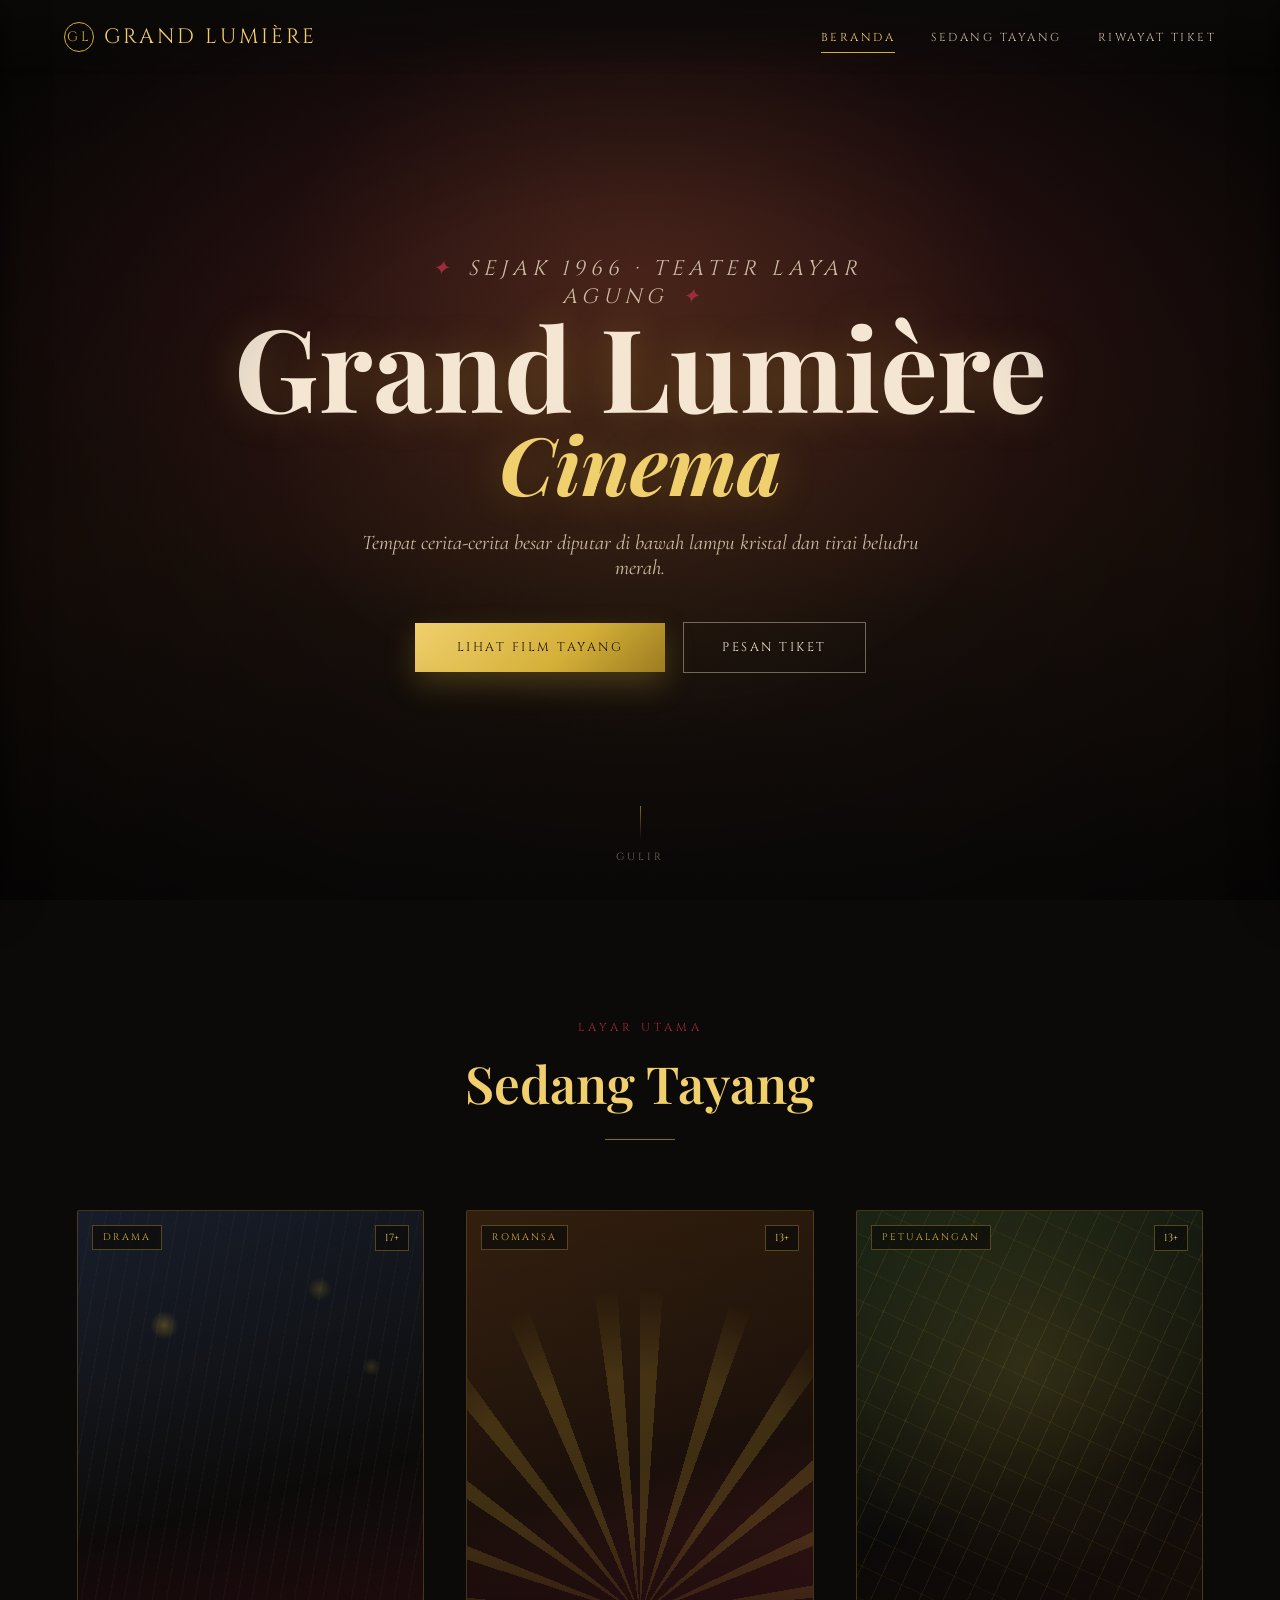
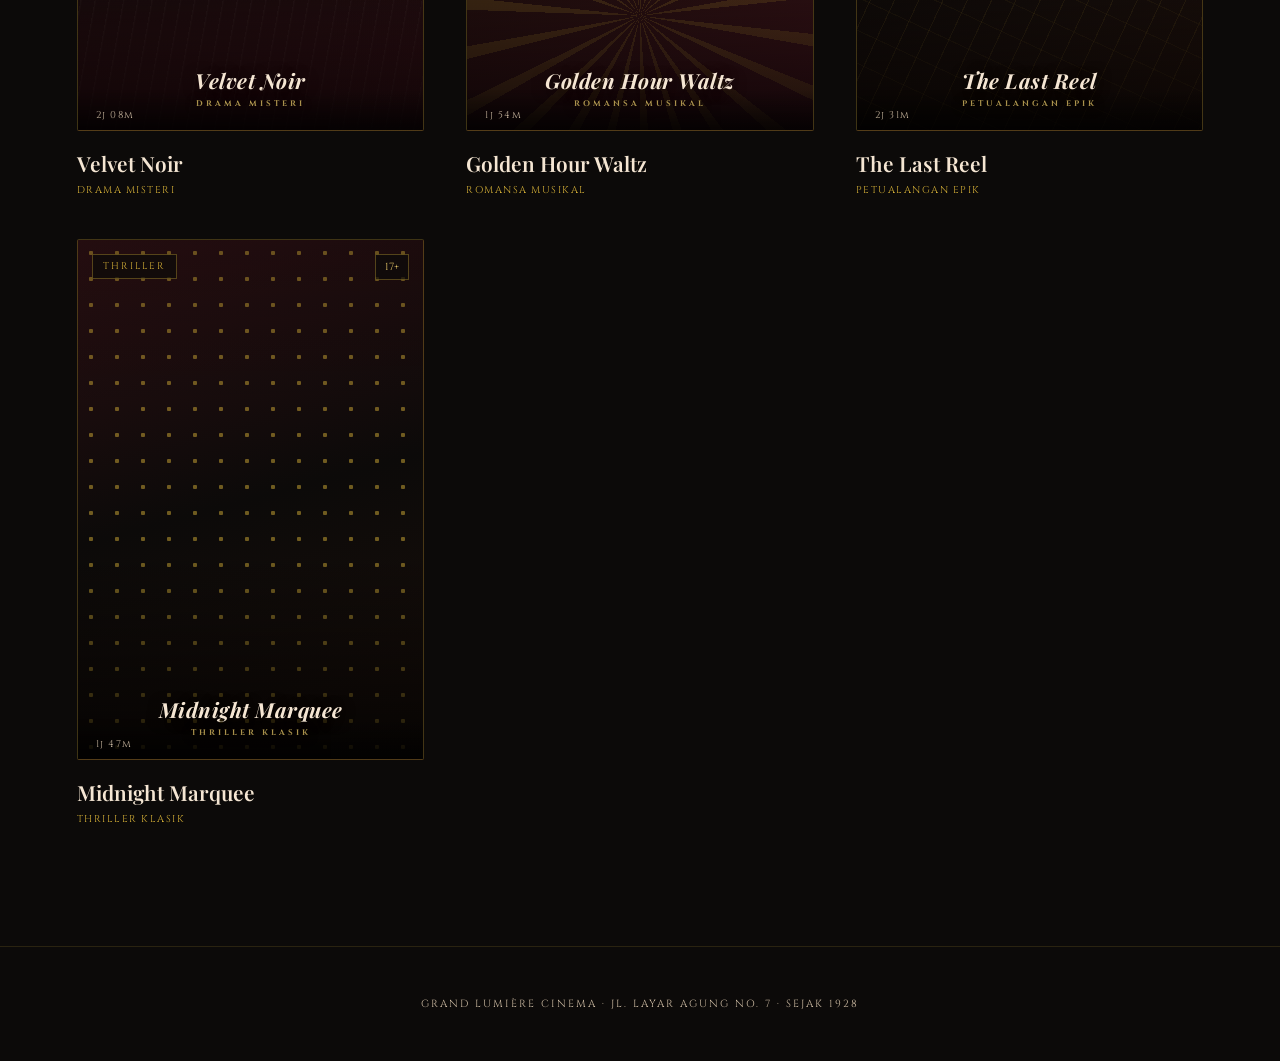
<file: index.html>
<!DOCTYPE html>
<html lang="id">

<head>
  <meta charset="UTF-8">
  <meta name="viewport" content="width=device-width, initial-scale=1.0">
  <title>Grand Lumière Cinema</title>
  <link rel="stylesheet" href="css/style.css">
</head>

<body>

  <div class="grain"></div>
  <div class="vignette"></div>

  <div class="curtain-wrap" id="curtainWrap">
    <div class="curtain left">
      <div class="curtain-tassel"></div>
    </div>
    <div class="curtain right">
      <div class="curtain-tassel"></div>
    </div>
  </div>

  <header>
    <a class="brand" href="index.html">
      <span class="brand-mark">GL</span> GRAND LUMIÈRE
    </a>
    <nav>
      <a href="index.html" class="active">Beranda</a>
      <a href="#" onclick="scrollToShowing(); return false;">Sedang Tayang</a>
      <a href="history.html" class="nav-history-link">Riwayat Tiket <span class="history-badge"
          id="historyBadge"></span></a>
    </nav>
  </header>

  <main class="page-enter">

    <div class="hero">
      <div class="hero-glow"></div>
      <p class="hero-eyebrow">Sejak 1966 &middot; Teater Layar Agung</p>
      <h1>Grand Lumière<em>Cinema</em></h1>
      <p>Tempat cerita-cerita besar diputar di bawah lampu kristal dan tirai beludru merah.</p>
      <div class="hero-cta">
        <button class="btn-gold" onclick="scrollToShowing()" type="button">Lihat Film Tayang</button>
        <button class="btn-outline" onclick="scrollToShowing()" type="button">Pesan Tiket</button>
      </div>
      <div class="scroll-cue">
        <div class="line"></div>GULIR
      </div>
    </div>

    <div class="section" id="now-showing-section">
      <div class="section-head">
        <div class="section-eyebrow">Layar Utama</div>
        <h2>Sedang Tayang</h2>
        <div class="rule"></div>
      </div>
      <div class="film-grid" id="filmGrid"></div>
    </div>

  </main>

  <footer>GRAND LUMIÈRE CINEMA &middot; JL. LAYAR AGUNG NO. 7 &middot; SEJAK 1928</footer>

  <script src="js/script.js"></script>
</body>

</html>
</file>
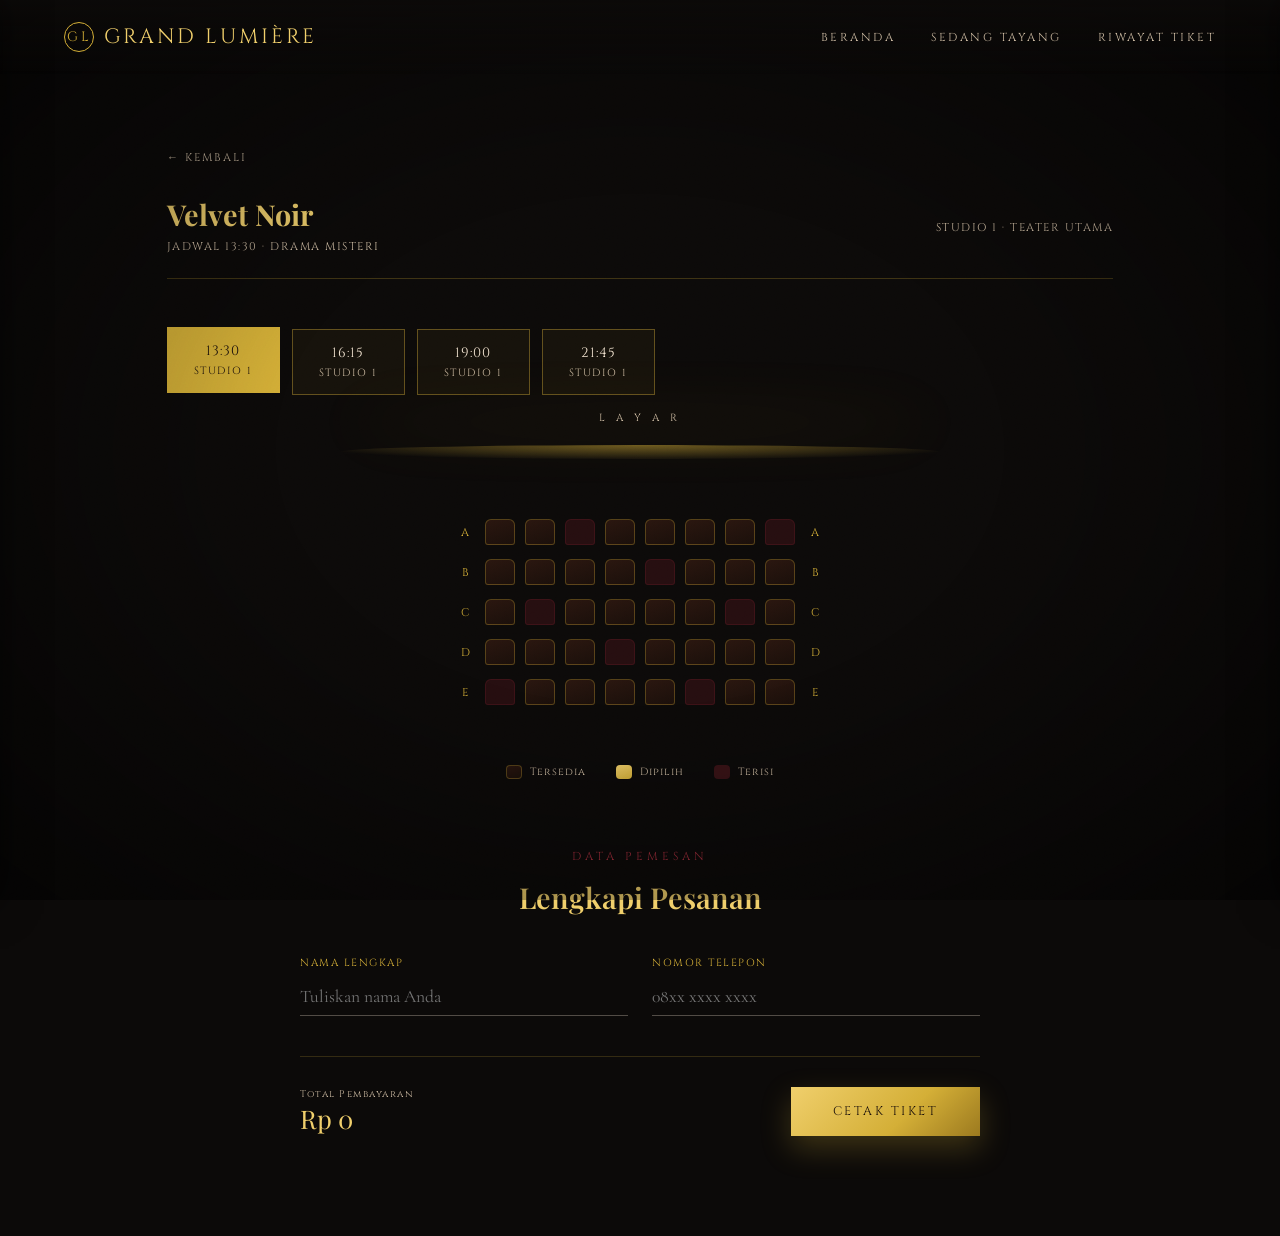
<file: booking.html>
<!DOCTYPE html>
<html lang="id">

<head>
    <meta charset="UTF-8">
    <meta name="viewport" content="width=device-width, initial-scale=1.0">
    <title>Pesan Tiket — Grand Lumière Cinema</title>
    <link rel="stylesheet" href="css/style.css">
</head>

<body>

    <div class="grain"></div>
    <div class="vignette"></div>

    <div class="curtain-wrap" id="curtainWrap">
        <div class="curtain left">
            <div class="curtain-tassel"></div>
        </div>
        <div class="curtain right">
            <div class="curtain-tassel"></div>
        </div>
    </div>

    <header>
        <a class="brand" href="index.html">
            <span class="brand-mark">GL</span> GRAND LUMIÈRE
        </a>
        <nav>
            <a href="index.html">Beranda</a>
            <a href="index.html#now-showing-section">Sedang Tayang</a>
            <a href="history.html" class="nav-history-link">Riwayat Tiket <span class="history-badge"
                    id="historyBadge"></span></a>
        </nav>
    </header>

    <main class="page-enter">
        <div class="booking-wrap">

            <a class="back-link" style="position:static; margin-bottom:30px;" href="javascript:history.back()">&larr;
                Kembali</a>

            <div class="booking-summary">
                <div>
                    <h2 id="bookingTitle"></h2>
                    <div class="sub" id="bookingShowtime"></div>
                </div>
                <div class="sub">STUDIO 1 &middot; TEATER UTAMA</div>
            </div>

            <div class="booking-showtime-switch" id="bookingShowtimeSwitch"></div>

            <div class="screen-curve"></div>

            <div class="seat-map" id="seatMap"></div>

            <div class="seat-legend">
                <span><i class="legend-box available"></i>Tersedia</span>
                <span><i class="legend-box selected"></i>Dipilih</span>
                <span><i class="legend-box taken"></i>Terisi</span>
            </div>

            <div class="section-head" style="margin-top:70px; margin-bottom:40px;">
                <div class="section-eyebrow">Data Pemesan</div>
                <h2 style="font-size:1.8rem;">Lengkapi Pesanan</h2>
            </div>

            <div class="booking-form">
                <div>
                    <label>Nama Lengkap</label>
                    <input type="text" id="buyerName" placeholder="Tuliskan nama Anda">
                </div>
                <div>
                    <label>Nomor Telepon</label>
                    <input type="text" id="buyerPhone" placeholder="08xx xxxx xxxx">
                </div>
            </div>

            <div class="booking-footer">
                <div class="total-price">
                    <small>Total Pembayaran</small>
                    <span id="totalPrice">Rp 0</span>
                </div>
                <button class="btn-gold" onclick="issueTicket()" type="button"><span id="issueBtnLabel">Cetak
                        Tiket</span></button>
            </div>

        </div>
    </main>

    <div class="ticket-overlay" id="ticketOverlay">
        <div class="ticket">
            <button class="ticket-close" onclick="closeTicket()" type="button">&times;</button>
            <h3>GRAND LUMIÈRE CINEMA</h3>
            <div class="movie-name" id="ticketMovie"></div>
            <div class="ticket-row"><span class="label">Penonton</span><span class="val" id="ticketName"></span></div>
            <div class="ticket-row"><span class="label">Jadwal</span><span class="val" id="ticketTime"></span></div>
            <div class="ticket-row"><span class="label">Studio</span><span class="val">1 &middot; Utama</span></div>
            <div class="ticket-divider"></div>
            <div class="ticket-row"><span class="label">Kursi</span><span class="val" id="ticketSeats"></span></div>
            <div class="ticket-row"><span class="label">Total</span><span class="val" id="ticketTotal"></span></div>
            <div class="ticket-note" id="ticketNote"></div>
        </div>
    </div>

    <script src="js/script.js"></script>
</body>

</html>
</file>
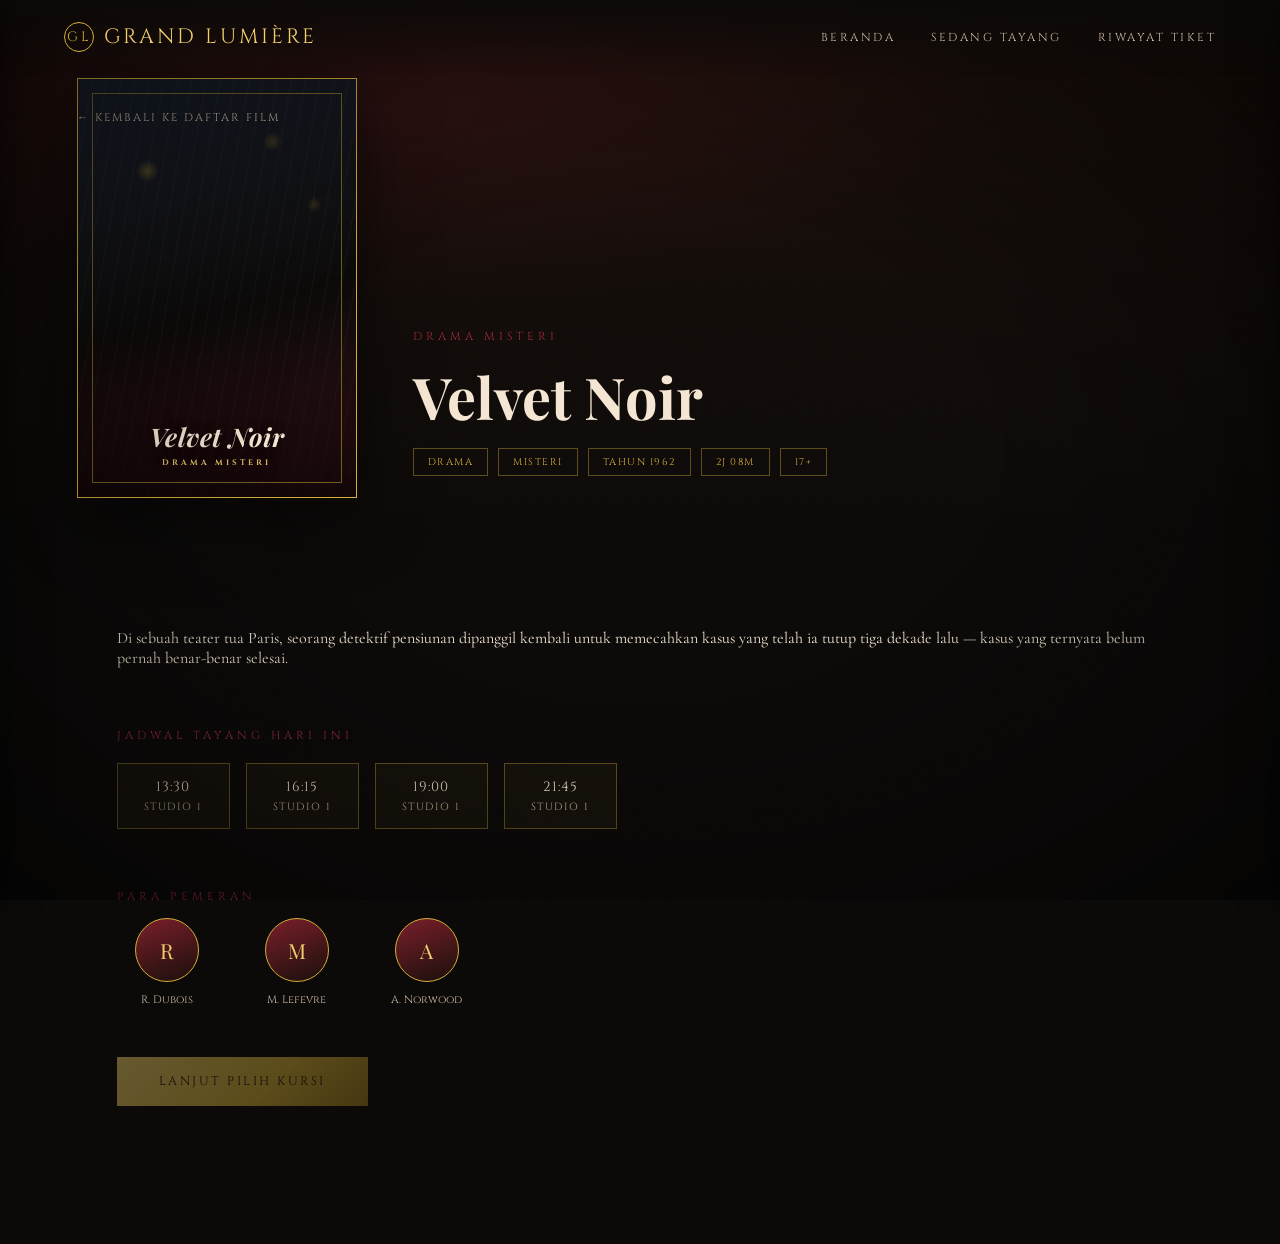
<file: detail.html>
<!DOCTYPE html>
<html lang="id">

<head>
    <meta charset="UTF-8">
    <meta name="viewport" content="width=device-width, initial-scale=1.0">
    <title>Detail Film — Grand Lumière Cinema</title>
    <link rel="stylesheet" href="css/style.css">
</head>

<body>
    <div class="grain"></div>
    <div class="vignette"></div>
    <div class="curtain-wrap" id="curtainWrap">
        <div class="curtain left">
            <div class="curtain-tassel"></div>
        </div>
        <div class="curtain right">
            <div class="curtain-tassel"></div>
        </div>
    </div>



    <header>
        <a class="brand" href="index.html">
            <span class="brand-mark">GL</span> GRAND LUMIÈRE
        </a>

        <nav>
            <a href="index.html">Beranda</a>
            <a href="index.html#now-showing-section">Sedang Tayang</a>
            <a href="history.html" class="nav-history-link">Riwayat Tiket <span class="history-badge"
                    id="historyBadge"></span></a>
        </nav>
    </header>

    <main class="page-enter">
        <a class="back-link" href="index.html">&larr; Kembali ke Daftar Film</a>
        <div class="detail-hero">
            <div class="detail-content">
                <div class="detail-poster" id="detailPoster"></div>
                <div class="detail-info">
                    <div class="section-eyebrow" id="detailGenre"></div>
                    <h1 id="detailTitle"></h1>
                    <div class="tag-row" id="detailTags"></div>
                </div>
             </div>
        </div>
        
        
        <div class="detail-body">
             <p class="synopsis" id="detailSynopsis"></p>
             <div class="showtime-section">
                <div class="section-eyebrow">Jadwal Tayang Hari Ini</div>
                <div class="showtime-grid" id="showtimeGrid"></div>
            </div>
            
            <div class="showtime-section">
                <div class="section-eyebrow">Para Pemeran</div>
                <div class="cast-row" id="castRow"></div>
            </div>
            
            <div class="detail-cta">
                <button class="btn-gold disabled" id="continueBtn" onclick="goToBooking()" type="button">Lanjut
                    Pilih Kursi</button>
                </div>
            </div>



    </main>

    <script src="js/script.js"></script>

</body>
</html>
</file>
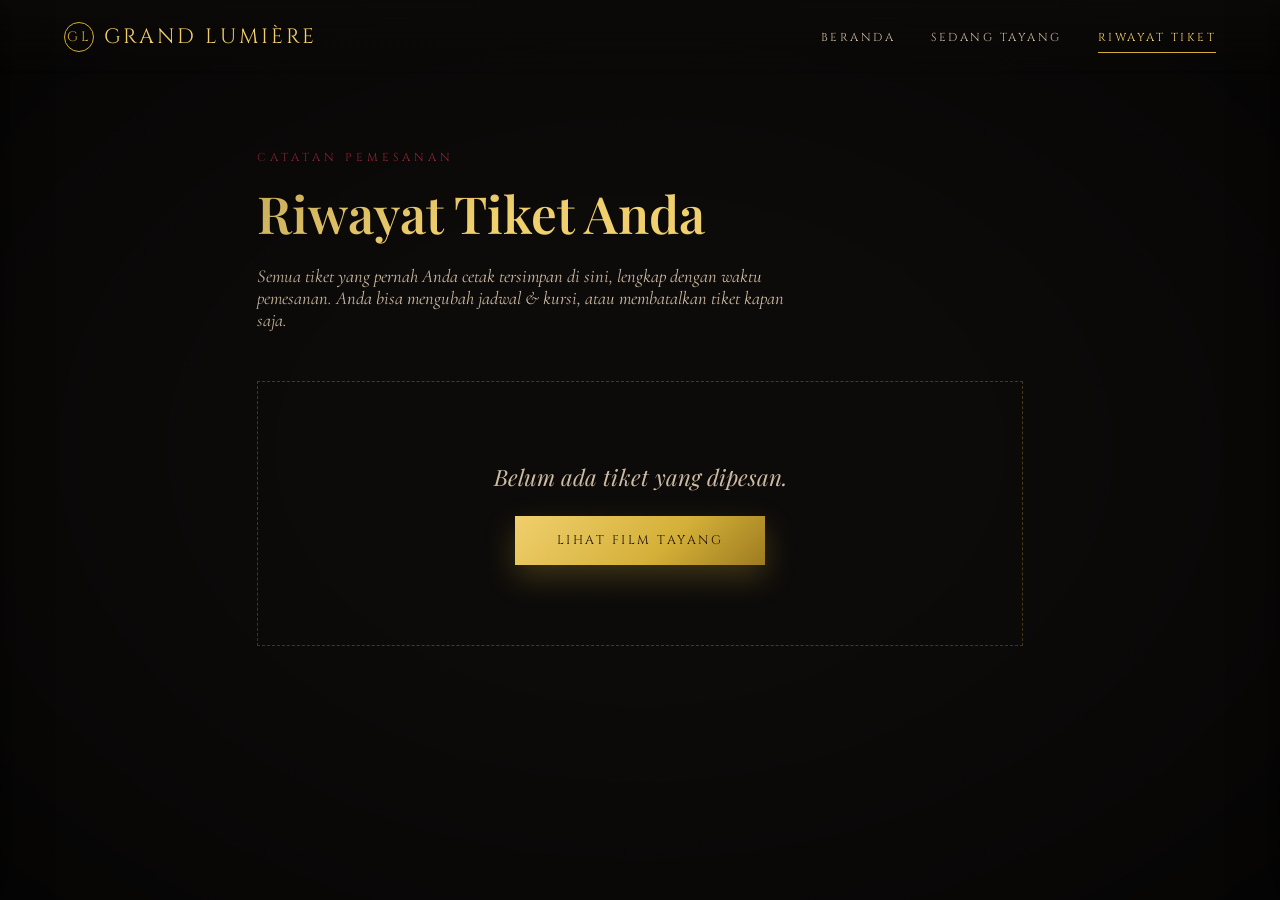
<file: history.html>
<!DOCTYPE html>
<html lang="id">
<head>
<meta charset="UTF-8">
<meta name="viewport" content="width=device-width, initial-scale=1.0">
<title>Riwayat Tiket — Grand Lumière Cinema</title>
<link rel="stylesheet" href="css/style.css">
</head>
<body>

<div class="grain"></div>
<div class="vignette"></div>

<div class="curtain-wrap" id="curtainWrap">
  <div class="curtain left"><div class="curtain-tassel"></div></div>
  <div class="curtain right"><div class="curtain-tassel"></div></div>
</div>

<header>
  <a class="brand" href="index.html">
    <span class="brand-mark">GL</span> GRAND LUMIÈRE
  </a>
  <nav>
    <a href="index.html">Beranda</a>
    <a href="index.html#now-showing-section">Sedang Tayang</a>
    <a href="history.html" class="active nav-history-link">Riwayat Tiket <span class="history-badge" id="historyBadge"></span></a>
  </nav>
</header>

<main class="page-enter">
  <div class="history-wrap">

    <div class="section-head" style="text-align:left; margin-bottom:50px;">
      <div class="section-eyebrow">Catatan Pemesanan</div>
      <h2 style="text-align:left;">Riwayat Tiket Anda</h2>
      <p style="font-family:'Cormorant Garamond'; font-style:italic; color:var(--cream-dim); font-size:1.15rem; margin-top:18px; max-width:560px;">
        Semua tiket yang pernah Anda cetak tersimpan di sini, lengkap dengan waktu pemesanan. Anda bisa mengubah jadwal &amp; kursi, atau membatalkan tiket kapan saja.
      </p>
    </div>

    <div class="history-list" id="historyList"></div>

    <div class="history-empty" id="historyEmpty" style="display:none;">
      <p>Belum ada tiket yang dipesan.</p>
      <a class="btn-gold" href="index.html">Lihat Film Tayang</a>
    </div>

  </div>
</main>

<script src="js/script.js"></script>
</body>
</html>
</file>
<file: css/style.css>
@import url('https://fonts.googleapis.com/css2?family=Playfair+Display:ital,wght@0,500;0,600;0,700;0,900;1,500&family=Cormorant+Garamond:ital,wght@0,400;0,500;0,600;1,400&family=Cinzel:wght@500;600;700&display=swap');

:root{
  --black-velvet:#0c0a09;
  --mahogany:#1a0f0a;
  --mahogany-light:#2a160f;
  --gold:#d4af37;
  --gold-bright:#f0cf6c;
  --wine:#7a1f2b;
  --wine-light:#9c2c3a;
  --cream:#f5e6d3;
  --cream-dim:#cdbba3;
  --shadow-deep: 0 20px 60px rgba(0,0,0,.6);
}

*{margin:0;padding:0;box-sizing:border-box;}
html{scroll-behavior:smooth;}

body{
  background:var(--black-velvet);
  color:var(--cream);
  font-family:'Cormorant Garamond', serif;
  overflow-x:hidden;
  min-height:100vh;
}

@media (prefers-reduced-motion: reduce){
  *{animation-duration:0.01ms !important; animation-iteration-count:1 !important; transition-duration:0.01ms !important;}
}

/* ============ FILM GRAIN + VIGNETTE AMBIENCE ============ */
.grain{
  position:fixed; inset:0; pointer-events:none; z-index:5; opacity:.05; mix-blend-mode:overlay;
  background-image:url("data:image/svg+xml,%3Csvg xmlns='http://www.w3.org/2000/svg' width='120' height='120'%3E%3Cfilter id='n'%3E%3CfeTurbulence type='fractalNoise' baseFrequency='0.9' numOctaves='2' stitchTiles='stitch'/%3E%3C/filter%3E%3Crect width='100%25' height='100%25' filter='url(%23n)'/%3E%3C/svg%3E");
}
.vignette{
  position:fixed; inset:0; pointer-events:none; z-index:4;
  background:radial-gradient(ellipse at center, transparent 40%, rgba(0,0,0,.55) 100%);
}

/* ============ CURTAIN INTRO ============ */
.curtain-wrap{
  position:fixed; inset:0; z-index:1000; display:flex; pointer-events:none;
}
.curtain{
  width:50%; height:100%; background:
    repeating-linear-gradient(90deg, #5c1019 0 18px, #6e1620 18px 36px, #4a0d14 36px 54px);
  box-shadow: inset 0 0 120px rgba(0,0,0,.6);
  position:relative;
  transition:transform 1.6s cubic-bezier(.76,0,.24,1);
}
.curtain::before{
  content:'';
  position:absolute; inset:0;
  background:linear-gradient(180deg, rgba(255,255,255,.08), transparent 30%, transparent 70%, rgba(0,0,0,.4));
}
.curtain::after{
  content:'';
  position:absolute; bottom:0; left:0; right:0; height:14%;
  background:linear-gradient(180deg, transparent, rgba(0,0,0,.5));
  box-shadow: 0 -6px 30px rgba(0,0,0,.5);
}
.curtain.left{ transform-origin:left; box-shadow: 8px 0 40px rgba(0,0,0,.7);}
.curtain.right{ transform-origin:right; box-shadow: -8px 0 40px rgba(0,0,0,.7);}
.curtain-wrap.open .curtain.left{ transform:translateX(-102%); }
.curtain-wrap.open .curtain.right{ transform:translateX(102%); }
.curtain-wrap.hidden{ display:none; }

.curtain-tassel{
  position:absolute; top:0; bottom:0; width:14px; background:linear-gradient(90deg, transparent, var(--gold) 40%, #8a6a1f 60%, transparent);
  opacity:.7;
}
.curtain.left .curtain-tassel{ right:0; }
.curtain.right .curtain-tassel{ left:0; }

/* ============ HEADER / NAV ============ */
header{
  position:fixed; top:0; left:0; right:0; z-index:200;
  display:flex; align-items:center; justify-content:space-between;
  padding:22px 5vw;
  background:linear-gradient(180deg, rgba(12,10,9,.92), rgba(12,10,9,0));
  backdrop-filter:blur(2px);
}
.brand{
  font-family:'Cinzel', serif;
  font-size:1.3rem;
  letter-spacing:3px;
  color:var(--gold-bright);
  text-decoration:none;
  display:flex; align-items:center; gap:10px;
}
.brand-mark{
  width:30px;height:30px;
  border:1.5px solid var(--gold);
  border-radius:50%;
  display:flex;align-items:center;justify-content:center;
  font-size:.85rem;
  color:var(--gold);
}
nav{display:flex; gap:36px;}
nav a{
  color:var(--cream-dim);
  text-decoration:none;
  font-family:'Cinzel', serif;
  font-size:.72rem;
  letter-spacing:2.5px;
  text-transform:uppercase;
  position:relative;
  cursor:pointer;
  transition:color .3s;
}
nav a::after{
  content:''; position:absolute; left:0; bottom:-8px; width:0; height:1px; background:var(--gold);
  transition:width .35s ease;
}
nav a:hover{ color:var(--gold-bright); }
nav a:hover::after{ width:100%; }
nav a.active{ color:var(--gold-bright); }
nav a.active::after{ width:100%; }

/* ============ PAGE ENTRY ANIMATION ============ */
.page-enter{ animation:fadeUp .7s ease both; }
@keyframes fadeUp{
  from{ opacity:0; transform:translateY(18px); }
  to{ opacity:1; transform:translateY(0); }
}

/* ============ HERO (index.html) ============ */
.hero{
  position:relative;
  min-height:100vh;
  display:flex; flex-direction:column; align-items:center; justify-content:center;
  text-align:center;
  padding:0 6vw;
  background:
    radial-gradient(ellipse 80% 60% at 50% 30%, rgba(122,31,43,.35), transparent 70%),
    linear-gradient(180deg, var(--black-velvet) 0%, var(--mahogany) 60%, var(--black-velvet) 100%);
  overflow:hidden;
}
.hero-glow{
  position:absolute; top:-10%; left:50%; transform:translateX(-50%);
  width:900px; height:900px;
  background:radial-gradient(circle, rgba(212,175,55,.12), transparent 60%);
  pointer-events:none;
  animation:pulseGlow 8s ease-in-out infinite;
}
@keyframes pulseGlow{
  0%,100%{ opacity:.6; transform:translateX(-50%) scale(1); }
  50%{ opacity:1; transform:translateX(-50%) scale(1.08); }
}
.hero-eyebrow{
  font-family:'Cinzel', serif;
  letter-spacing:5px;
  font-size:.78rem;
  color:var(--gold);
  text-transform:uppercase;
  margin-bottom:22px;
  opacity:0;
  animation:reveal .9s ease forwards;
  animation-delay:.2s;
}
.hero-eyebrow::before, .hero-eyebrow::after{
  content:'✦'; margin:0 14px; color:var(--wine-light);
}
.hero h1{
  font-family:'Playfair Display', serif;
  font-weight:700;
  font-size:clamp(3rem, 9vw, 7.5rem);
  line-height:.95;
  color:var(--cream);
  text-shadow:0 0 40px rgba(212,175,55,.25);
  opacity:0;
  animation:reveal 1s ease forwards;
  animation-delay:.45s;
}
.hero h1 em{
  font-style:italic;
  color:var(--gold-bright);
  display:block;
  font-size:.7em;
  margin-top:4px;
}
.hero p{
  max-width:560px;
  margin:28px auto 0;
  font-size:1.3rem;
  color:var(--cream-dim);
  font-style:italic;
  opacity:0;
  animation:reveal 1s ease forwards;
  animation-delay:.7s;
}
@keyframes reveal{
  from{ opacity:0; transform:translateY(14px); }
  to{ opacity:1; transform:translateY(0); }
}
.hero-cta{
  margin-top:42px;
  opacity:0;
  animation:reveal 1s ease forwards;
  animation-delay:.95s;
}
.btn-gold{
  font-family:'Cinzel', serif;
  letter-spacing:2.5px;
  font-size:.78rem;
  text-transform:uppercase;
  background:linear-gradient(135deg, var(--gold-bright), var(--gold) 60%, #9c7a1f);
  color:#1a0f0a;
  border:none;
  padding:16px 42px;
  cursor:pointer;
  position:relative;
  box-shadow:0 12px 30px rgba(212,175,55,.25);
  transition:transform .35s ease, box-shadow .35s ease;
  text-decoration:none;
  display:inline-block;
}
.btn-gold:hover{ transform:translateY(-3px); box-shadow:0 18px 36px rgba(212,175,55,.4); }
.btn-outline{
  font-family:'Cinzel', serif;
  letter-spacing:2.5px;
  font-size:.78rem;
  text-transform:uppercase;
  background:transparent;
  color:var(--cream);
  border:1px solid rgba(245,230,211,.4);
  padding:16px 38px;
  cursor:pointer;
  transition:all .35s ease;
  margin-left:14px;
  text-decoration:none;
  display:inline-block;
}
.btn-outline:hover{ border-color:var(--gold); color:var(--gold-bright); }

.scroll-cue{
  position:absolute; bottom:36px; left:50%; transform:translateX(-50%);
  font-family:'Cinzel'; font-size:.65rem; letter-spacing:3px; color:var(--cream-dim);
  display:flex; flex-direction:column; align-items:center; gap:10px;
  opacity:.7;
}
.scroll-cue .line{ width:1px; height:34px; background:linear-gradient(180deg, var(--gold), transparent); animation:scrollMove 2s ease-in-out infinite; }
@keyframes scrollMove{ 0%{opacity:0; transform:scaleY(.4);} 50%{opacity:1; transform:scaleY(1);} 100%{opacity:0; transform:scaleY(.4) translateY(10px);} }

/* ============ NOW SHOWING ============ */
.section{
  padding:120px 6vw;
  position:relative;
}
.section-head{
  text-align:center;
  margin-bottom:70px;
}
.section-eyebrow{
  font-family:'Cinzel'; letter-spacing:4px; font-size:.72rem; color:var(--wine-light);
  text-transform:uppercase; margin-bottom:14px;
}
.section-head h2{
  font-family:'Playfair Display'; font-weight:600; font-size:clamp(2.2rem,4vw,3.4rem);
  color:var(--gold-bright);
}
.section-head .rule{
  width:70px; height:1px; background:var(--gold); margin:22px auto 0; opacity:.6;
}

.film-grid{
  display:grid;
  grid-template-columns:repeat(auto-fill, minmax(260px,1fr));
  gap:42px;
  max-width:1280px;
  margin:0 auto;
}
.film-card{
  position:relative;
  cursor:pointer;
  perspective:1000px;
  text-decoration:none;
  color:inherit;
  display:block;
}
.poster-frame{
  position:relative;
  aspect-ratio:2/3;
  border:1px solid rgba(212,175,55,.25);
  border-radius:2px;
  overflow:hidden;
  background:linear-gradient(160deg, var(--mahogany-light), var(--black-velvet));
  transition:transform .55s cubic-bezier(.2,.8,.2,1), box-shadow .55s ease, border-color .4s;
}
.film-card:hover .poster-frame{
  transform:translateY(-12px) scale(1.02);
  box-shadow:var(--shadow-deep), 0 0 0 1px var(--gold);
  border-color:var(--gold);
}

/* ---- Poster artwork: tiap film punya palet & motif Art Deco sendiri ---- */
.poster-art{
  position:absolute; inset:0;
  overflow:hidden;
}
.poster-art .art-bg{
  position:absolute; inset:0;
}
.poster-art .art-motif{
  position:absolute; inset:0;
  opacity:.9;
}
.poster-art .art-vignette{
  position:absolute; inset:0;
  background:linear-gradient(180deg, rgba(0,0,0,.15) 0%, transparent 35%, transparent 60%, rgba(0,0,0,.75) 100%);
}
.poster-art .art-title{
  position:absolute; left:0; right:0; bottom:22px;
  text-align:center; padding:0 16px;
  font-family:'Playfair Display'; font-weight:700; font-style:italic;
  font-size:1.3rem; line-height:1.15;
  color:var(--cream);
  text-shadow:0 2px 14px rgba(0,0,0,.7);
  letter-spacing:.5px;
}
.poster-art .art-title .sub{
  display:block; margin-top:6px;
  font-family:'Cinzel'; font-style:normal; font-size:.5rem; letter-spacing:3px;
  color:var(--gold-bright); text-transform:uppercase; opacity:.9;
}

/* Velvet Noir — biru malam & merah anggur, motif lampu kota & hujan */
.poster-velvet-noir .art-bg{
  background:linear-gradient(165deg, #1b2230 0%, #0c0a09 55%, #2a0f14 100%);
}
.poster-velvet-noir .art-motif{
  background-image:
    radial-gradient(circle at 25% 22%, rgba(212,175,55,.35) 0%, transparent 3%),
    radial-gradient(circle at 70% 15%, rgba(212,175,55,.25) 0%, transparent 2.4%),
    radial-gradient(circle at 85% 30%, rgba(212,175,55,.2) 0%, transparent 2%),
    repeating-linear-gradient(100deg, rgba(245,230,211,.05) 0px, transparent 2px, transparent 14px),
    linear-gradient(180deg, transparent 60%, rgba(122,31,43,.35) 100%);
}

/* Golden Hour Waltz — gold & rose, motif sunburst Art Deco */
.poster-golden-hour-waltz .art-bg{
  background:linear-gradient(165deg, #3a2410 0%, #1a0f0a 50%, #4a1620 100%);
}
.poster-golden-hour-waltz .art-motif{
  background-image:
    repeating-conic-gradient(from 0deg at 50% 78%, rgba(212,175,55,.22) 0deg 4deg, transparent 4deg 16deg);
  mask-image: radial-gradient(circle at 50% 78%, black 0%, black 55%, transparent 75%);
}

/* The Last Reel — hijau jungle & gold, motif garis ekspedisi/peta */
.poster-the-last-reel .art-bg{
  background:linear-gradient(165deg, #1f2b1a 0%, #0c0a09 55%, #2a160f 100%);
}
.poster-the-last-reel .art-motif{
  background-image:
    repeating-linear-gradient(115deg, rgba(212,175,55,.12) 0px 1px, transparent 1px 22px),
    repeating-linear-gradient(25deg, rgba(212,175,55,.08) 0px 1px, transparent 1px 30px),
    radial-gradient(circle at 50% 30%, rgba(212,175,55,.18), transparent 55%);
}

/* Midnight Marquee — merah marquee & hitam, motif bulb lampu marquee */
.poster-midnight-marquee .art-bg{
  background:linear-gradient(165deg, #2a0f12 0%, #0c0a09 50%, #1a0f0a 100%);
}
.poster-midnight-marquee .art-motif{
  background-image:
    radial-gradient(circle, rgba(212,175,55,.55) 0 2px, transparent 2.5px);
  background-size: 26px 26px;
  background-position: 0 0;
  mask-image: repeating-linear-gradient(180deg, black 0px 24px, transparent 24px 26px);
}

.poster-spotlight{
  position:absolute; inset:0;
  background:radial-gradient(circle at 50% 0%, rgba(212,175,55,.18), transparent 60%);
  opacity:0; transition:opacity .5s ease;
}
.film-card:hover .poster-spotlight{ opacity:1; }
.poster-genre-tag{
  position:absolute; top:14px; left:14px;
  font-family:'Cinzel'; font-size:.6rem; letter-spacing:2px; text-transform:uppercase;
  background:rgba(12,10,9,.7); color:var(--gold);
  padding:5px 10px; border:1px solid rgba(212,175,55,.35);
}
.poster-rating{
  position:absolute; top:14px; right:14px;
  font-family:'Cinzel'; font-size:.65rem; color:var(--gold-bright);
  background:rgba(12,10,9,.7); border:1px solid rgba(212,175,55,.35);
  padding:5px 9px;
}
.poster-overlay-info{
  position:absolute; bottom:0; left:0; right:0; padding:18px;
  background:linear-gradient(0deg, rgba(0,0,0,.9), transparent);
  transform:translateY(10px); opacity:.92;
}
.poster-overlay-info .runtime{
  font-family:'Cinzel'; font-size:.62rem; letter-spacing:1.5px; color:var(--cream-dim);
}
.film-meta{
  padding-top:18px; text-align:left;
}
.film-meta h3{
  font-family:'Playfair Display'; font-weight:600; font-size:1.3rem; color:var(--cream);
  margin-bottom:6px;
}
.film-meta .genre-line{
  font-family:'Cinzel'; font-size:.62rem; letter-spacing:1.5px; color:var(--gold);
  text-transform:uppercase;
}

footer{
  text-align:center; padding:50px 6vw; border-top:1px solid rgba(212,175,55,.15);
  font-family:'Cinzel'; font-size:.65rem; letter-spacing:2px; color:var(--cream-dim);
}

/* ============ DETAIL PAGE (detail.html) ============ */
.detail-hero{
  position:relative;
  min-height:62vh;
  display:flex; align-items:flex-end;
  padding:0 6vw 60px;
  background:linear-gradient(180deg, transparent 0%, var(--black-velvet) 95%), radial-gradient(ellipse 70% 50% at 30% 20%, rgba(122,31,43,.3), transparent 70%);
  background-color:var(--mahogany);
}
.back-link{
  position:absolute; top:110px; left:6vw;
  font-family:'Cinzel'; font-size:.7rem; letter-spacing:2px; color:var(--cream-dim);
  text-transform:uppercase; cursor:pointer; display:flex; align-items:center; gap:8px;
  transition:color .3s;
  z-index:5;
  text-decoration:none;
}
.back-link:hover{ color:var(--gold-bright); }
.detail-content{
  display:grid; grid-template-columns:280px 1fr; gap:56px; max-width:1200px; margin:0 auto; width:100%;
  align-items:end;
}
.detail-poster{
  aspect-ratio:2/3;
  border:1px solid var(--gold);
  position:relative;
  overflow:hidden;
  box-shadow:var(--shadow-deep);
}
.detail-poster .art-title{
  font-size:1.6rem;
  bottom:30px;
}
.detail-poster .art-frame-line{
  position:absolute; inset:14px;
  border:1px solid rgba(212,175,55,.5);
  pointer-events:none;
}
.detail-info .section-eyebrow{ text-align:left; }
.detail-info h1{
  font-family:'Playfair Display'; font-weight:700; font-size:clamp(2.2rem,4.5vw,3.6rem); color:var(--cream);
  margin-bottom:14px;
}
.tag-row{ display:flex; gap:10px; flex-wrap:wrap; margin-bottom:22px; }
.tag-pill{
  font-family:'Cinzel'; font-size:.62rem; letter-spacing:1.5px; text-transform:uppercase;
  border:1px solid rgba(212,175,55,.4); color:var(--gold); padding:6px 14px;
}
.detail-info .synopsis{
  font-size:1.25rem; line-height:1.7; color:var(--cream-dim); max-width:620px;
}

.detail-body{ padding:70px 6vw 120px; max-width:1200px; margin:0 auto; }
.cast-row{ display:flex; gap:30px; flex-wrap:wrap; margin-top:14px; }
.cast-chip{
  display:flex; flex-direction:column; align-items:center; gap:10px; width:100px;
}
.cast-avatar{
  width:64px; height:64px; border-radius:50%;
  background:linear-gradient(160deg, var(--wine), var(--mahogany));
  border:1px solid var(--gold); display:flex; align-items:center; justify-content:center;
  font-family:'Playfair Display'; color:var(--gold-bright); font-size:1.3rem;
}
.cast-chip span{ font-family:'Cinzel'; font-size:.68rem; text-align:center; color:var(--cream-dim); }

.showtime-section{ margin-top:60px; }
.showtime-grid{ display:flex; gap:16px; flex-wrap:wrap; margin-top:20px; }
.showtime-btn{
  font-family:'Cinzel'; font-size:.85rem; letter-spacing:1px;
  border:1px solid rgba(212,175,55,.4); background:rgba(212,175,55,.05);
  color:var(--cream); padding:14px 26px; cursor:pointer; transition:all .3s;
  display:flex; flex-direction:column; gap:4px; align-items:center;
}
.showtime-btn small{ color:var(--cream-dim); font-size:.65rem; letter-spacing:1.5px; }
.showtime-btn:hover, .showtime-btn.selected{
  background:var(--gold); color:var(--mahogany); border-color:var(--gold);
  transform:translateY(-2px);
}
.showtime-btn:hover small, .showtime-btn.selected small{ color:var(--mahogany); }

.detail-cta{ margin-top:50px; }
.detail-cta .btn-gold[disabled],
.detail-cta .btn-gold.disabled{
  opacity:.4; cursor:not-allowed; transform:none; box-shadow:none;
}

/* ============ BOOKING PAGE (booking.html) ============ */
.booking-wrap{ padding:150px 6vw 100px; max-width:1100px; margin:0 auto; }
.booking-summary{
  display:flex; justify-content:space-between; align-items:center;
  border-bottom:1px solid rgba(212,175,55,.25); padding-bottom:24px; margin-bottom:50px;
  flex-wrap:wrap; gap:20px;
}
.booking-summary h2{ font-family:'Playfair Display'; color:var(--gold-bright); font-size:1.8rem; }
.booking-summary .sub{ font-family:'Cinzel'; font-size:.7rem; letter-spacing:1.5px; color:var(--cream-dim); margin-top:6px; }

.screen-curve{
  width:70%; max-width:600px; height:14px; margin:0 auto 60px;
  border-radius:50%;
  background:radial-gradient(ellipse at top, rgba(212,175,55,.5), transparent 80%);
  box-shadow:0 -30px 60px rgba(212,175,55,.15);
  position:relative;
}
.screen-curve::after{
  content:'L A Y A R'; position:absolute; top:-34px; left:50%; transform:translateX(-50%);
  font-family:'Cinzel'; font-size:.65rem; letter-spacing:4px; color:var(--cream-dim);
}

.seat-map{
  display:flex; flex-direction:column; gap:14px; align-items:center; margin-bottom:60px;
}
.seat-row{ display:flex; gap:10px; align-items:center; }
.row-label{
  font-family:'Cinzel'; font-size:.7rem; color:var(--gold); width:20px; text-align:center;
}
.seat{
  width:30px; height:26px; border-radius:6px 6px 3px 3px;
  background:linear-gradient(160deg, var(--mahogany-light), var(--mahogany));
  border:1px solid rgba(212,175,55,.3);
  cursor:pointer;
  transition:all .25s ease;
}
.seat:hover{ border-color:var(--gold); transform:translateY(-3px); }
.seat.taken{
  background:rgba(122,31,43,.4); border-color:rgba(122,31,43,.6);
  cursor:not-allowed; opacity:.6;
}
.seat.taken:hover{ transform:none; }
.seat.selected{
  background:linear-gradient(160deg, var(--gold-bright), var(--gold));
  border-color:var(--gold-bright);
  box-shadow:0 0 16px rgba(212,175,55,.5);
}
.seat-legend{
  display:flex; gap:30px; justify-content:center; margin-top:24px;
  font-family:'Cinzel'; font-size:.65rem; letter-spacing:1px; color:var(--cream-dim);
}
.seat-legend span{ display:flex; align-items:center; gap:8px; }
.legend-box{ width:16px; height:14px; border-radius:4px; display:inline-block; }
.legend-box.available{ background:linear-gradient(160deg,var(--mahogany-light),var(--mahogany)); border:1px solid rgba(212,175,55,.3); }
.legend-box.selected{ background:linear-gradient(160deg,var(--gold-bright),var(--gold)); }
.legend-box.taken{ background:rgba(122,31,43,.4); }

.booking-form{
  display:grid; grid-template-columns:1fr 1fr; gap:24px; max-width:680px; margin:0 auto 40px;
}
.booking-form .full{ grid-column:1/-1; }
.booking-form label{
  font-family:'Cinzel'; font-size:.65rem; letter-spacing:1.5px; color:var(--gold); text-transform:uppercase;
  display:block; margin-bottom:8px;
}
.booking-form input{
  width:100%; background:transparent; border:none; border-bottom:1px solid rgba(245,230,211,.3);
  color:var(--cream); font-family:'Cormorant Garamond'; font-size:1.1rem; padding:8px 0;
  outline:none; transition:border-color .3s;
}
.booking-form input:focus{ border-color:var(--gold); }

.booking-footer{
  display:flex; justify-content:space-between; align-items:center; flex-wrap:wrap; gap:24px;
  max-width:680px; margin:0 auto; border-top:1px solid rgba(212,175,55,.2); padding-top:30px;
}
.total-price{ font-family:'Playfair Display'; font-size:1.6rem; color:var(--gold-bright); }
.total-price small{ display:block; font-family:'Cinzel'; font-size:.6rem; letter-spacing:1.5px; color:var(--cream-dim); }

/* ============ TICKET MODAL ============ */
.ticket-overlay{
  position:fixed; inset:0; background:rgba(0,0,0,.75); backdrop-filter:blur(4px);
  display:flex; align-items:center; justify-content:center; z-index:500;
  opacity:0; pointer-events:none; transition:opacity .4s ease;
}
.ticket-overlay.show{ opacity:1; pointer-events:all; }
.ticket{
  width:380px; background:linear-gradient(165deg, var(--mahogany-light), var(--black-velvet));
  border:1px solid var(--gold); position:relative; padding:40px 34px;
  transform:scale(.85) translateY(30px); transition:transform .5s cubic-bezier(.2,.8,.2,1);
  box-shadow:var(--shadow-deep);
}
.ticket-overlay.show .ticket{ transform:scale(1) translateY(0); }
.ticket::before, .ticket::after{
  content:''; position:absolute; width:26px; height:26px; background:var(--black-velvet);
  border-radius:50%; top:50%; transform:translateY(-50%);
}
.ticket::before{ left:-13px; }
.ticket::after{ right:-13px; }
.ticket h3{ font-family:'Cinzel'; letter-spacing:3px; font-size:.7rem; color:var(--gold); text-align:center; margin-bottom:6px;}
.ticket .movie-name{ font-family:'Playfair Display'; font-size:1.7rem; text-align:center; margin-bottom:24px; color:var(--cream); }
.ticket-divider{ border-top:1px dashed rgba(212,175,55,.4); margin:24px 0; }
.ticket-row{ display:flex; justify-content:space-between; margin-bottom:14px; font-family:'Cormorant Garamond'; }
.ticket-row .label{ font-family:'Cinzel'; font-size:.6rem; letter-spacing:1.5px; color:var(--cream-dim); text-transform:uppercase; }
.ticket-row .val{ color:var(--gold-bright); font-size:1.05rem; }
.ticket-close{
  position:absolute; top:14px; right:18px; background:none; border:none; color:var(--cream-dim);
  font-size:1.3rem; cursor:pointer; transition:color .3s;
}
.ticket-close:hover{ color:var(--gold-bright); }
.ticket-note{
  text-align:center; margin-top:24px;
  font-family:'Cinzel'; font-size:.6rem; letter-spacing:1.5px; color:var(--gold);
  text-transform:uppercase;
}

/* ============ NAVBAR HISTORY BADGE ============ */
.nav-history-link{ position:relative; display:inline-flex; align-items:center; gap:8px; }
.history-badge{
  display:none; align-items:center; justify-content:center;
  min-width:18px; height:18px; padding:0 5px;
  background:var(--wine-light); color:var(--cream);
  border-radius:9px; font-family:'Cinzel'; font-size:.6rem; letter-spacing:0;
}

/* ============ BOOKING SHOWTIME SWITCHER (mode edit) ============ */
.booking-showtime-switch{
  display:flex; gap:12px; flex-wrap:wrap; margin:18px 0 50px;
}
.edit-banner{
  display:flex; align-items:center; gap:12px;
  background:rgba(212,175,55,.08); border:1px solid rgba(212,175,55,.35);
  padding:14px 20px; margin-bottom:30px;
  font-family:'Cinzel'; font-size:.68rem; letter-spacing:1.5px; color:var(--gold-bright);
  text-transform:uppercase;
}

/* ============ HISTORY PAGE ============ */
.history-wrap{ padding:150px 6vw 120px; max-width:920px; margin:0 auto; }
.history-list{ display:flex; flex-direction:column; gap:24px; }
.history-card{
  display:flex; justify-content:space-between; align-items:flex-start; gap:24px; flex-wrap:wrap;
  border:1px solid rgba(212,175,55,.25);
  background:linear-gradient(160deg, rgba(42,22,15,.5), rgba(12,10,9,.5));
  padding:28px 30px;
  transition:border-color .35s ease, transform .35s ease;
}
.history-card:hover{ border-color:var(--gold); transform:translateY(-2px); }
.history-main{ flex:1; min-width:240px; }
.history-top{ display:flex; align-items:center; gap:14px; margin-bottom:10px; }
.history-id{
  font-family:'Cinzel'; font-size:.62rem; letter-spacing:1.5px; color:var(--cream-dim);
}
.history-main h3{
  font-family:'Playfair Display'; font-weight:600; font-size:1.5rem; color:var(--cream);
  margin-bottom:10px;
}
.history-meta{
  display:flex; gap:20px; flex-wrap:wrap;
  font-family:'Cormorant Garamond'; font-size:1.05rem; color:var(--cream-dim);
  margin-bottom:10px;
}
.history-timestamps{
  display:flex; gap:20px; flex-wrap:wrap;
  font-family:'Cinzel'; font-size:.6rem; letter-spacing:1px; color:rgba(205,187,163,.6);
  text-transform:uppercase;
}
.history-actions{
  display:flex; gap:12px; flex-shrink:0;
}
.btn-sm{
  padding:10px 22px; font-size:.66rem; margin-left:0;
}
.btn-danger{
  font-family:'Cinzel'; letter-spacing:2px; font-size:.66rem; text-transform:uppercase;
  background:transparent; color:var(--wine-light);
  border:1px solid rgba(122,31,43,.5); padding:10px 22px; cursor:pointer;
  transition:all .3s ease;
}
.btn-danger:hover{ background:var(--wine); color:var(--cream); border-color:var(--wine); }

.history-empty{
  text-align:center; padding:80px 20px;
  border:1px dashed rgba(212,175,55,.3);
}
.history-empty p{
  font-family:'Playfair Display'; font-style:italic; font-size:1.4rem; color:var(--cream-dim);
  margin-bottom:24px;
}

@media (max-width:760px){
  .detail-content{ grid-template-columns:1fr; }
  .detail-poster{ max-width:200px; }
  nav{ gap:18px; }
  nav a{ font-size:.62rem; }
  .booking-form{ grid-template-columns:1fr; }
  .history-card{ flex-direction:column; }
  .history-actions{ width:100%; }
  .history-actions button{flex:1;}
}
</file>
